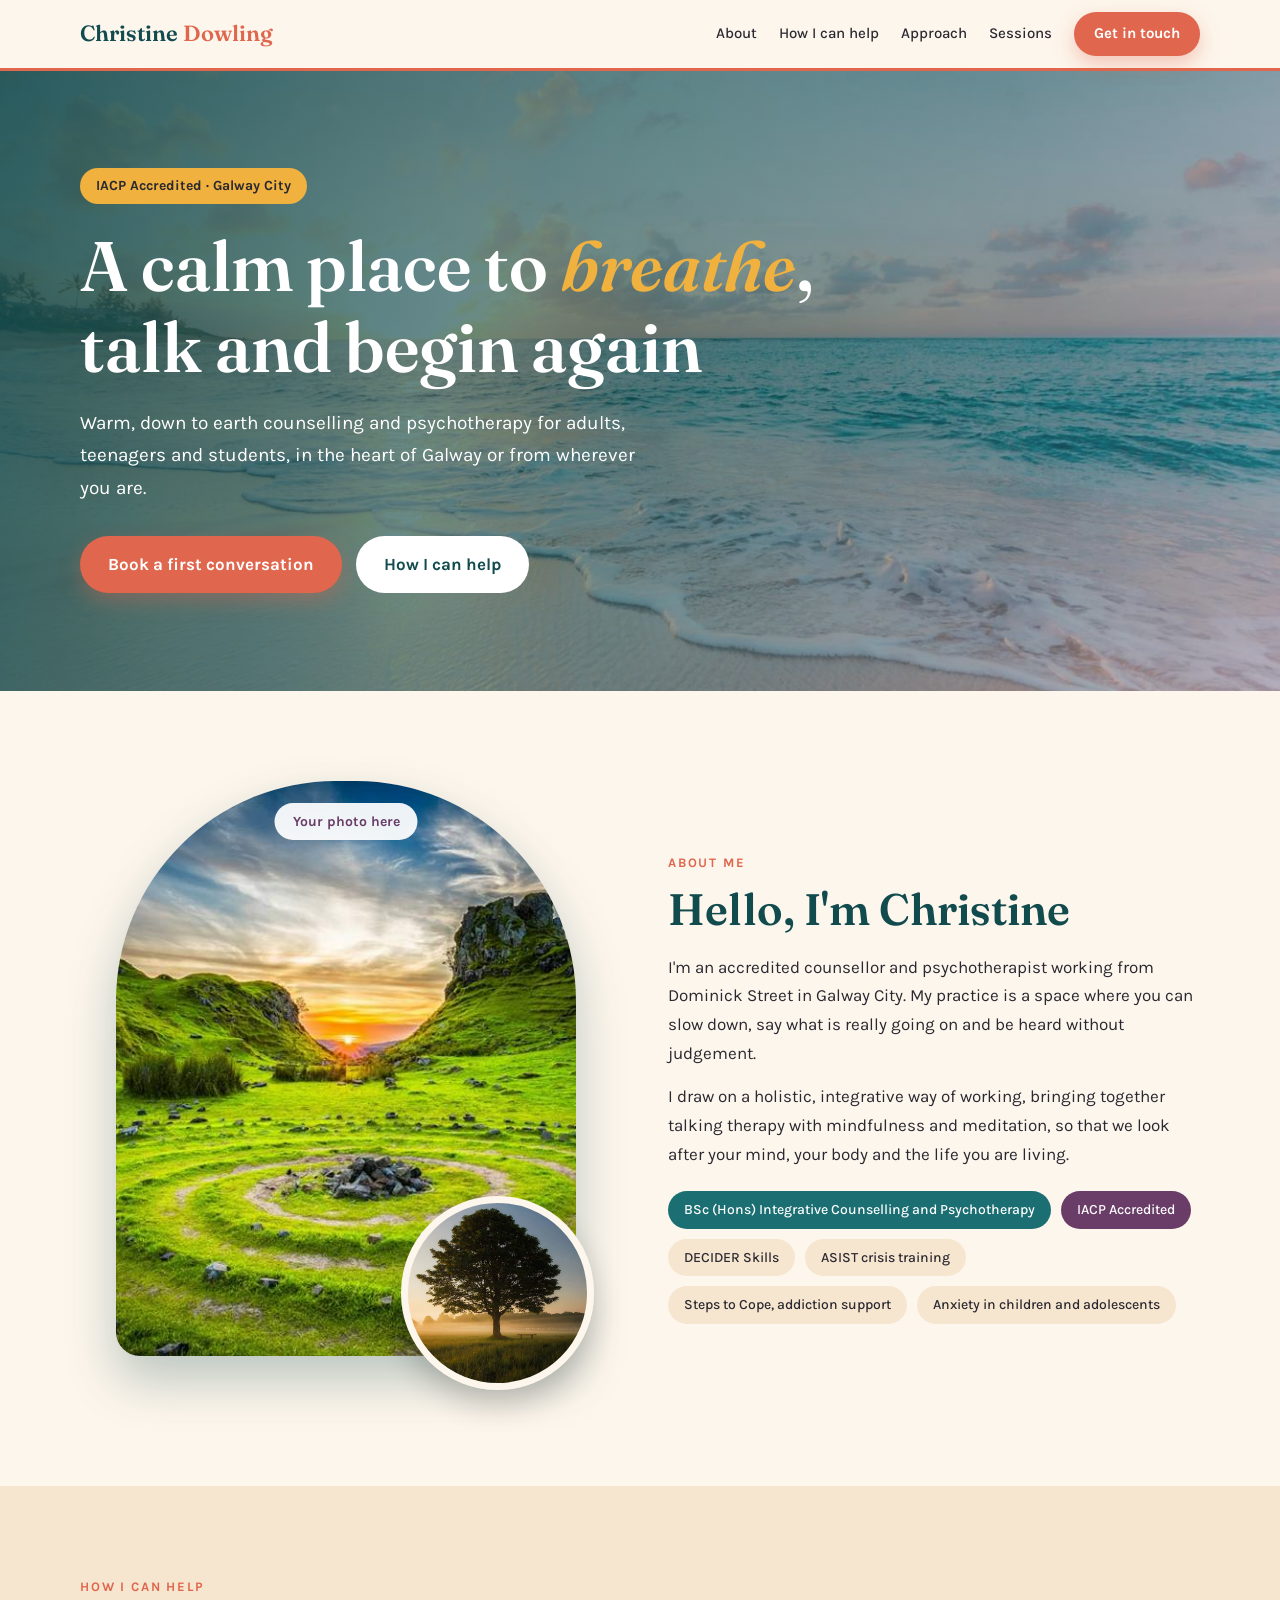
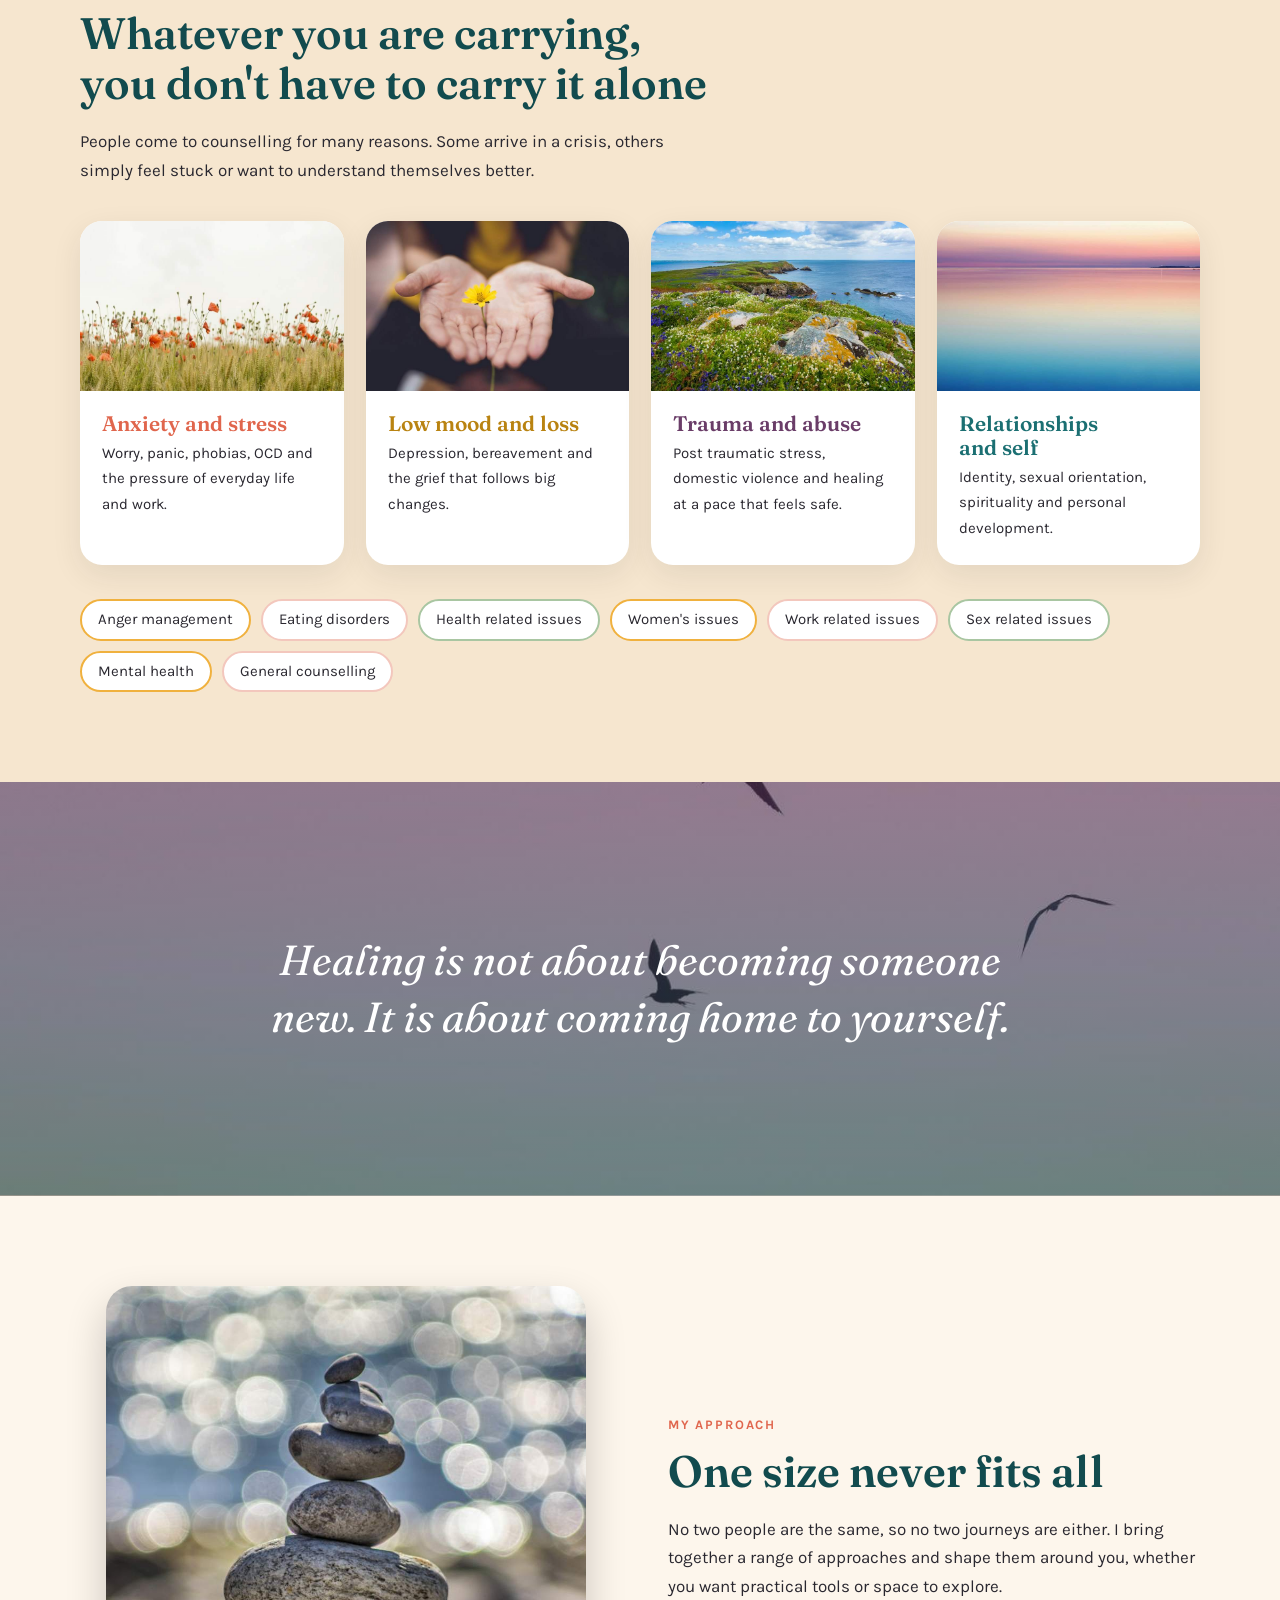
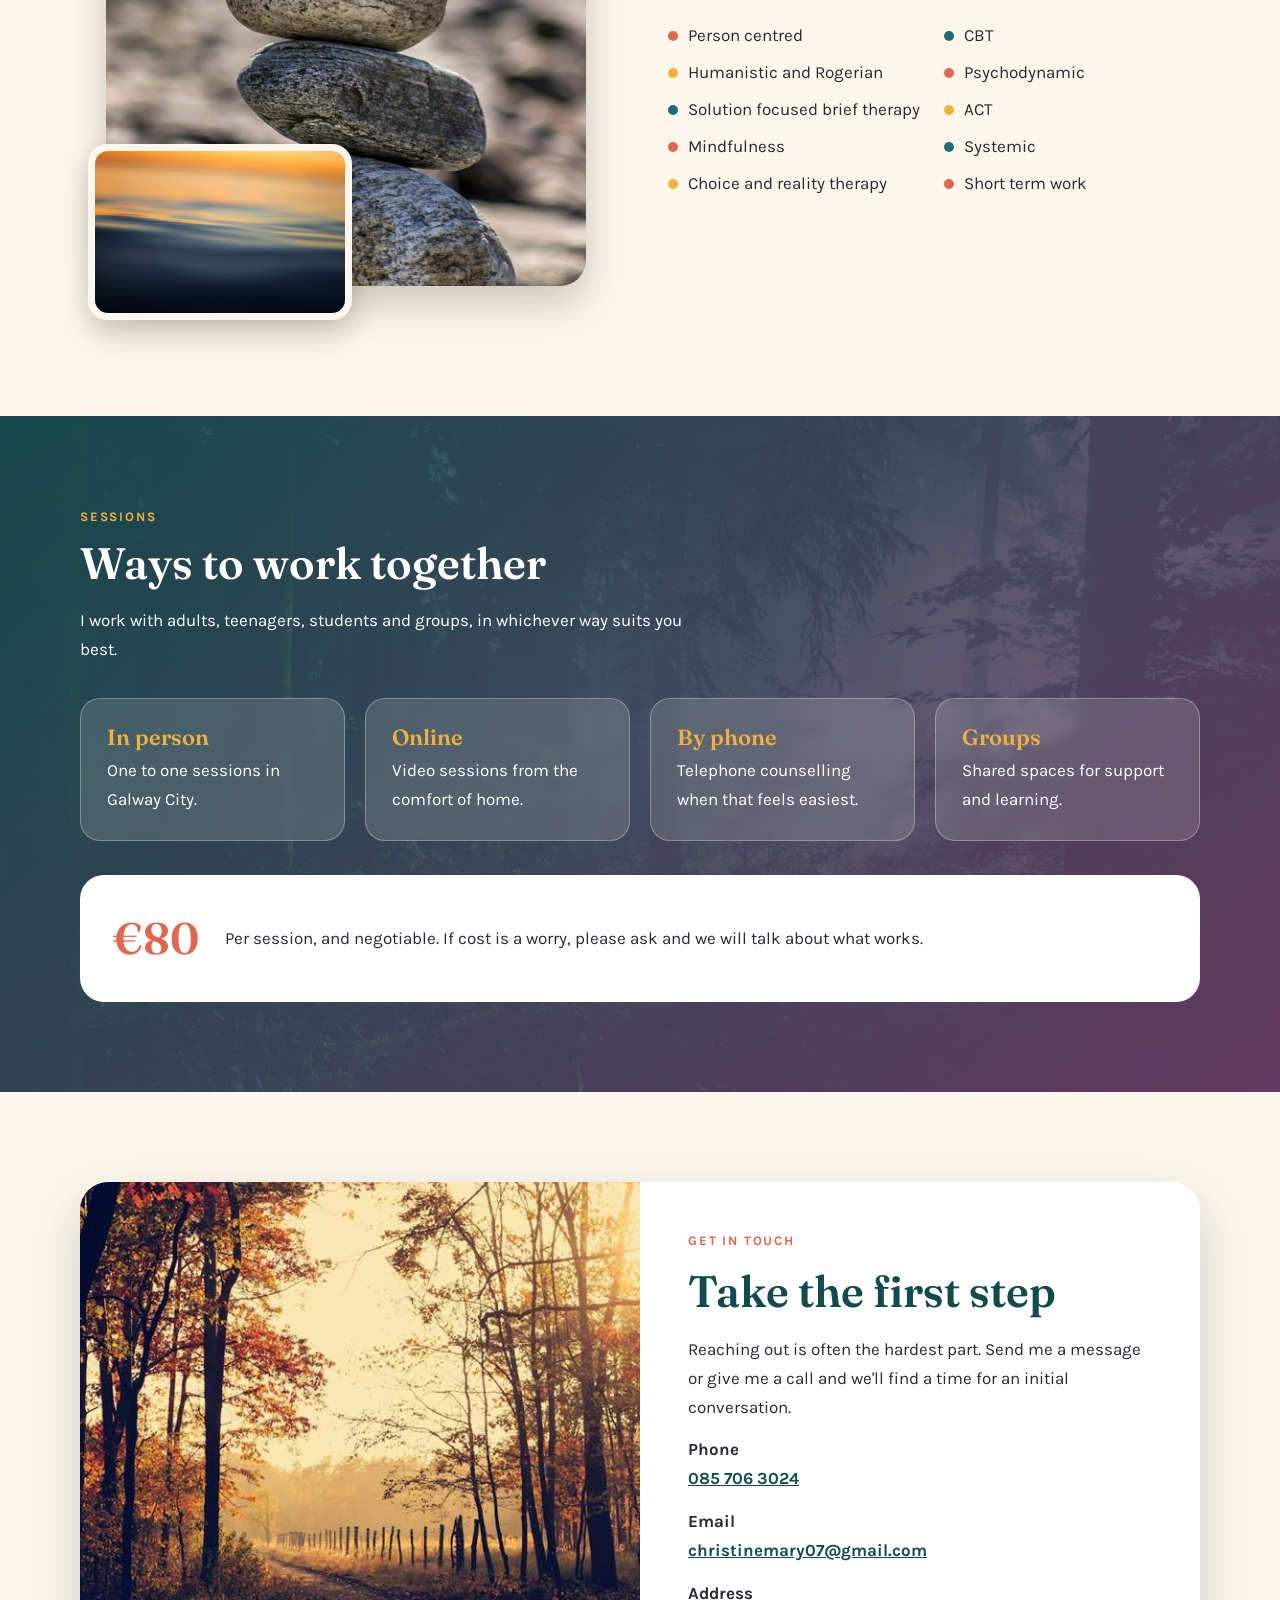
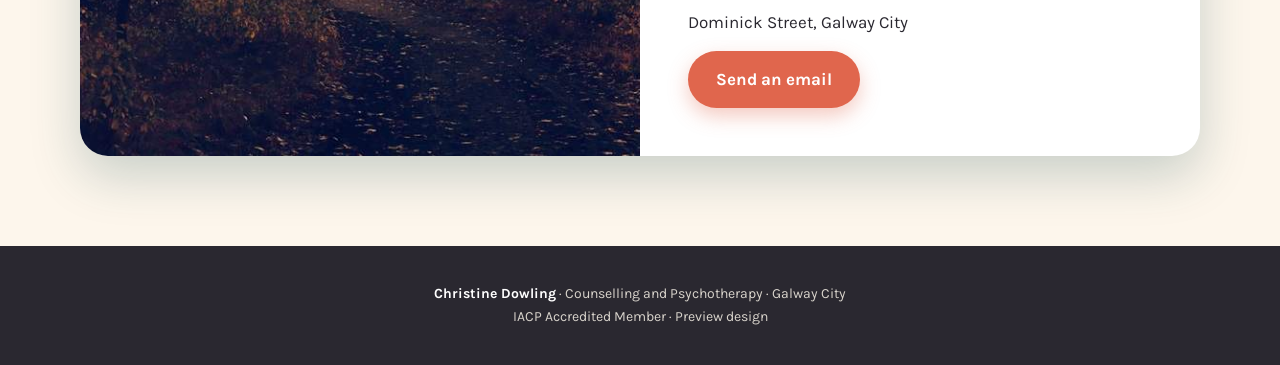
<file: index.html>
<!doctype html>
<html lang="en"><head>
<meta charset="utf-8">
<meta name="viewport" content="width=device-width, initial-scale=1">
<title>Christine Dowling Counselling</title>
<meta name="claude:viewport-fit-sides" content="cover">
<link rel="preconnect" href="https://fonts.googleapis.com">
<link rel="preconnect" href="https://fonts.gstatic.com" crossorigin>
<link href="https://fonts.googleapis.com/css2?family=Fraunces:ital,opsz,wght@0,9..144,500;0,9..144,600;1,9..144,400&family=Karla:wght@400;500;700&display=swap" rel="stylesheet">
<style>
/* Layout: full bleed photographic bands alternating with colour washes; arch portrait, tall stacked images, pill tags */
:root{
--teal:#1b6f72;--teal-d:#124b4e;--coral:#e0664d;--gold:#f0b13e;--plum:#6a3d68;--sage:#a9c6a2;--cream:#fdf6ec;--sand:#f6e6cf;--ink:#2a2830;--rose:#f3c7bd;
--i-hero:url(images/hero.jpg);
--i-band:url(images/birds_band.jpg);
--i-field:url(images/field.jpg);
--i-fog:url(images/fog.jpg);
--i-orange:url(images/orange.jpg);
--i-yellow:url(images/yellow.jpg);
--i-purple:url(images/purple.jpg);
--i-sea:url(images/sea.jpg);
--i-stones:url(images/stones.jpg);
--i-ripples:url(images/ripples.jpg);
--i-forest:url(images/forest.jpg);
--i-path:url(images/path.jpg);
--i-cliff:url(images/cliff.jpg);
color-scheme:light}
*{box-sizing:border-box;margin:0;padding:0}
html{scroll-behavior:smooth}
body{font-family:'Karla',system-ui,sans-serif;color:var(--ink);background:var(--cream);line-height:1.7;font-size:17px;padding-left:max(16px,env(safe-area-inset-left,0px));padding-right:max(16px,env(safe-area-inset-right,0px));padding-block:0}
h1,h2,h3{font-family:'Fraunces',Georgia,serif;font-weight:600;line-height:1.15;text-wrap:balance}
a{color:inherit}
.bleed{margin-left:calc(-1*max(16px,env(safe-area-inset-left,0px)));margin-right:calc(-1*max(16px,env(safe-area-inset-right,0px)));padding-left:max(16px,env(safe-area-inset-left,0px));padding-right:max(16px,env(safe-area-inset-right,0px))}
.wrap{max-width:1120px;margin:0 auto}
.im{background-size:cover;background-position:center;background-repeat:no-repeat}
header{position:sticky;top:env(safe-area-inset-top,0px);z-index:20;background:rgba(253,246,236,.95);backdrop-filter:blur(8px);border-bottom:3px solid var(--coral)}
.nav{display:flex;justify-content:space-between;align-items:center;gap:16px;padding-block:12px;max-width:1120px;margin:0 auto}
.logo{font-family:'Fraunces',serif;font-size:22px;font-weight:600;color:var(--teal-d);text-decoration:none}
.logo span{color:var(--coral)}
nav{display:flex;align-items:center;gap:22px}
nav a{text-decoration:none;font-weight:500;font-size:15px}
nav a:hover{color:var(--coral)}
.btn{display:inline-block;background:var(--coral);color:#fff;padding:14px 28px;border-radius:40px;text-decoration:none;font-weight:700;box-shadow:0 8px 20px rgba(224,102,77,.35);transition:.2s}
.btn:hover{transform:translateY(-2px);background:#cf5740}
.btn.alt{background:#fff;color:var(--teal-d);box-shadow:none}
.btn.sm{padding:9px 20px;font-size:15px;color:#fff}
.hero{min-height:620px;display:flex;align-items:center;color:#fff;background-image:linear-gradient(105deg,rgba(18,75,78,.86) 0%,rgba(18,75,78,.55) 45%,rgba(106,61,104,.25) 100%),var(--i-hero)}
.hero .wrap{padding-block:90px;width:100%}
.tag{display:inline-block;background:var(--gold);color:var(--ink);padding:6px 16px;border-radius:30px;font-weight:700;font-size:14px;margin-bottom:22px}
.hero h1{font-size:clamp(38px,6vw,70px);max-width:780px;margin-bottom:20px}
.hero h1 em{color:var(--gold);font-style:italic}
.hero p{max-width:560px;font-size:19px;margin-bottom:32px}
.cta{display:flex;flex-wrap:wrap;gap:14px}
section{padding-block:90px}
.kicker{color:var(--coral);font-weight:700;letter-spacing:.14em;text-transform:uppercase;font-size:13px;margin-bottom:10px}
h2{font-size:clamp(30px,4vw,44px);margin-bottom:18px;color:var(--teal-d)}
.grid2{display:grid;grid-template-columns:1fr 1fr;gap:56px;align-items:center}
.grid2>*{min-width:0}
.portrait{position:relative;max-width:460px;width:100%;margin:0 auto 40px}
.arch{aspect-ratio:4/5;border-radius:220px 220px 24px 24px;background-image:var(--i-field);box-shadow:0 24px 50px rgba(18,75,78,.28)}
.inset{position:absolute;right:-18px;bottom:-34px;width:42%;aspect-ratio:1;border-radius:50%;background-image:var(--i-fog);border:7px solid var(--cream);box-shadow:0 14px 30px rgba(0,0,0,.2)}
.ph{position:absolute;left:50%;top:22px;transform:translateX(-50%);background:rgba(255,255,255,.93);color:var(--plum);padding:7px 18px;border-radius:30px;font-weight:700;font-size:14px;white-space:nowrap}
.creds{display:flex;flex-wrap:wrap;gap:10px;margin-top:22px}
.chip{background:var(--sand);padding:7px 16px;border-radius:30px;font-size:14px;font-weight:500}
.chip.t{background:var(--teal);color:#fff}.chip.p{background:var(--plum);color:#fff}
.help{background:var(--sand)}
.cards{display:grid;grid-template-columns:repeat(auto-fit,minmax(230px,1fr));gap:22px;margin-top:36px}
.card{background:#fff;border-radius:22px;overflow:hidden;box-shadow:0 10px 30px rgba(42,40,48,.09);transition:.25s}
.card:hover{transform:translateY(-6px)}
.card .top{height:170px}
.card .b{padding:20px 22px 24px}
.card h3{font-size:21px;margin-bottom:6px}
.card:nth-child(1) h3{color:var(--coral)}.card:nth-child(2) h3{color:#b98311}.card:nth-child(3) h3{color:var(--plum)}.card:nth-child(4) h3{color:var(--teal)}
.card p{font-size:15px}
.tags{display:flex;flex-wrap:wrap;gap:10px;margin-top:34px}
.tags span{background:#fff;border:2px solid var(--rose);padding:6px 16px;border-radius:30px;font-size:15px}
.tags span:nth-child(3n){border-color:var(--sage)}.tags span:nth-child(3n+1){border-color:var(--gold)}
.band{padding-block:150px;color:#fff;text-align:center;background-image:linear-gradient(rgba(106,61,104,.55),rgba(18,75,78,.6)),var(--i-band)}
.band p{font-family:'Fraunces',serif;font-style:italic;font-size:clamp(26px,4vw,42px);max-width:780px;margin:0 auto;line-height:1.35;text-wrap:balance}
.stack{position:relative;max-width:480px;width:100%;margin:0 auto 40px}
.tall{aspect-ratio:4/5;border-radius:26px;background-image:var(--i-stones);box-shadow:0 18px 40px rgba(0,0,0,.2)}
.small{position:absolute;left:-18px;bottom:-34px;width:55%;aspect-ratio:3/2;border-radius:20px;background-image:var(--i-ripples);border:7px solid var(--cream);box-shadow:0 14px 30px rgba(0,0,0,.2)}
.mods{display:grid;grid-template-columns:1fr 1fr;gap:8px 20px;margin-top:20px;list-style:none}
.mods li::before{content:"";display:inline-block;width:10px;height:10px;border-radius:50%;background:var(--coral);margin-right:10px}
.mods li:nth-child(3n+2)::before{background:var(--teal)}.mods li:nth-child(3n)::before{background:var(--gold)}
.how{color:#fff;background-image:linear-gradient(135deg,rgba(18,75,78,.9),rgba(106,61,104,.86)),var(--i-forest)}
.how h2{color:#fff}
.formats{display:grid;grid-template-columns:repeat(auto-fit,minmax(200px,1fr));gap:20px;margin-top:34px}
.formats div{background:rgba(255,255,255,.14);border:1px solid rgba(255,255,255,.3);border-radius:20px;padding:26px;backdrop-filter:blur(4px)}
.formats h3{font-size:22px;color:var(--gold);margin-bottom:6px}
.fee{display:flex;gap:26px;flex-wrap:wrap;align-items:center;margin-top:34px;background:#fff;color:var(--ink);border-radius:24px;padding:26px 32px}
.fee strong{font-family:'Fraunces',serif;font-size:44px;color:var(--coral);font-weight:600}
.fee p{flex:1;min-width:200px}
.mosaic{display:grid;grid-template-columns:1.4fr 1fr 1fr;grid-template-rows:230px 230px;gap:14px}
.mosaic div{border-radius:22px}
.mosaic .m1{grid-row:span 2;background-image:var(--i-cliff)}
.mosaic .m2{background-image:var(--i-orange)}
.mosaic .m3{background-image:var(--i-fog)}
.mosaic .m4{background-image:var(--i-yellow)}
.mosaic .m5{background-image:var(--i-purple)}
.gal{padding-block:80px}
.contact{display:grid;grid-template-columns:1fr 1fr;border-radius:28px;overflow:hidden;box-shadow:0 20px 50px rgba(18,75,78,.22);background:#fff}
.contact>*{min-width:0}
.contact .img{min-height:420px;background-image:var(--i-path)}
.contact .info{padding:48px}
.contact .info p{margin-bottom:14px;overflow-wrap:anywhere}
.contact .info a:not(.btn){color:var(--teal-d);font-weight:700}
footer{color:#d9d4cc;text-align:center;padding-block:36px;font-size:14px;background:var(--ink)}
footer b{color:#fff}
@media(max-width:820px){.grid2,.contact{grid-template-columns:1fr}nav a:not(.btn){display:none}.mods{grid-template-columns:1fr}.mosaic{grid-template-columns:1fr 1fr;grid-template-rows:200px 160px 160px}.mosaic .m1{grid-column:span 2;grid-row:auto}section{padding-block:64px}.contact .img{min-height:260px}.contact .info{padding:30px 22px}.inset,.small{right:-6px;left:auto}.small{left:-6px;right:auto}}
@media(prefers-reduced-motion:reduce){*{transition:none!important;scroll-behavior:auto!important}}
</style>

</head><body>
<header class="bleed"><div class="nav"><a class="logo" href="#top">Christine <span>Dowling</span></a><nav><a href="#about">About</a><a href="#help">How I can help</a><a href="#approach">Approach</a><a href="#sessions">Sessions</a><a class="btn sm" href="#contact">Get in touch</a></nav></div></header>

<div id="top" class="hero im bleed"><div class="wrap">
<span class="tag">IACP Accredited · Galway City</span>
<h1>A calm place to <em>breathe</em>, talk and begin again</h1>
<p>Warm, down to earth counselling and psychotherapy for adults, teenagers and students, in the heart of Galway or from wherever you are.</p>
<div class="cta"><a class="btn" href="#contact">Book a first conversation</a><a class="btn alt" href="#help">How I can help</a></div>
</div></div>

<section id="about"><div class="wrap grid2">
<div class="portrait"><div class="arch im" role="img" aria-label="Green field at sunset"></div><span class="ph">Your photo here</span><div class="inset im" role="img" aria-label="Lone tree in fog"></div></div>
<div>
<p class="kicker">About me</p>
<h2>Hello, I'm Christine</h2>
<p>I'm an accredited counsellor and psychotherapist working from Dominick Street in Galway City. My practice is a space where you can slow down, say what is really going on and be heard without judgement.</p>
<p style="margin-top:14px">I draw on a holistic, integrative way of working, bringing together talking therapy with mindfulness and meditation, so that we look after your mind, your body and the life you are living.</p>
<div class="creds"><span class="chip t">BSc (Hons) Integrative Counselling and Psychotherapy</span><span class="chip p">IACP Accredited</span><span class="chip">DECIDER Skills</span><span class="chip">ASIST crisis training</span><span class="chip">Steps to Cope, addiction support</span><span class="chip">Anxiety in children and adolescents</span></div>
</div></div></section>

<section class="help bleed" id="help"><div class="wrap">
<p class="kicker">How I can help</p>
<h2>Whatever you are carrying, you don't have to carry it alone</h2>
<p style="max-width:640px">People come to counselling for many reasons. Some arrive in a crisis, others simply feel stuck or want to understand themselves better.</p>
<div class="cards">
<div class="card"><div class="top im" style="background-image:var(--i-orange)" role="img" aria-label="Orange flowers"></div><div class="b"><h3>Anxiety and stress</h3><p>Worry, panic, phobias, OCD and the pressure of everyday life and work.</p></div></div>
<div class="card"><div class="top im" style="background-image:var(--i-yellow)" role="img" aria-label="Hands holding yellow flowers"></div><div class="b"><h3>Low mood and loss</h3><p>Depression, bereavement and the grief that follows big changes.</p></div></div>
<div class="card"><div class="top im" style="background-image:var(--i-purple)" role="img" aria-label="Wildflowers beside the sea"></div><div class="b"><h3>Trauma and abuse</h3><p>Post traumatic stress, domestic violence and healing at a pace that feels safe.</p></div></div>
<div class="card"><div class="top im" style="background-image:var(--i-sea)" role="img" aria-label="Blue and pink sea"></div><div class="b"><h3>Relationships and self</h3><p>Identity, sexual orientation, spirituality and personal development.</p></div></div>
</div>
<div class="tags"><span>Anger management</span><span>Eating disorders</span><span>Health related issues</span><span>Women's issues</span><span>Work related issues</span><span>Sex related issues</span><span>Mental health</span><span>General counselling</span></div>
</div></section>

<div class="band im bleed"><div class="wrap"><p>Healing is not about becoming someone new. It is about coming home to yourself.</p></div></div>

<section id="approach"><div class="wrap grid2">
<div class="stack"><div class="tall im" role="img" aria-label="Balanced stones"></div><div class="small im" role="img" aria-label="Ripples on dark water"></div></div>
<div>
<p class="kicker">My approach</p>
<h2>One size never fits all</h2>
<p>No two people are the same, so no two journeys are either. I bring together a range of approaches and shape them around you, whether you want practical tools or space to explore.</p>
<ul class="mods"><li>Person centred</li><li>CBT</li><li>Humanistic and Rogerian</li><li>Psychodynamic</li><li>Solution focused brief therapy</li><li>ACT</li><li>Mindfulness</li><li>Systemic</li><li>Choice and reality therapy</li><li>Short term work</li></ul>
</div></div></section>

<section class="how im bleed" id="sessions"><div class="wrap">
<p class="kicker" style="color:var(--gold)">Sessions</p>
<h2>Ways to work together</h2>
<p style="max-width:620px">I work with adults, teenagers, students and groups, in whichever way suits you best.</p>
<div class="formats">
<div><h3>In person</h3><p>One to one sessions in Galway City.</p></div>
<div><h3>Online</h3><p>Video sessions from the comfort of home.</p></div>
<div><h3>By phone</h3><p>Telephone counselling when that feels easiest.</p></div>
<div><h3>Groups</h3><p>Shared spaces for support and learning.</p></div>
</div>
<div class="fee"><strong>€80</strong><p>Per session, and negotiable. If cost is a worry, please ask and we will talk about what works.</p></div>
</div></section>

<section id="contact"><div class="wrap">
<div class="contact"><div class="img im" role="img" aria-label="Path between trees at golden hour"></div><div class="info">
<p class="kicker">Get in touch</p>
<h2>Take the first step</h2>
<p>Reaching out is often the hardest part. Send me a message or give me a call and we'll find a time for an initial conversation.</p>
<p><b>Phone</b><br><a href="tel:+353857063024">085 706 3024</a></p>
<p><b>Email</b><br><a href="mailto:christinemary07@gmail.com">christinemary07@gmail.com</a></p>
<p><b>Address</b><br>Dominick Street, Galway City</p>
<a class="btn" href="mailto:christinemary07@gmail.com">Send an email</a>
</div></div></div></section>

<footer class="bleed"><b>Christine Dowling</b> · Counselling and Psychotherapy · Galway City<br>IACP Accredited Member · Preview design</footer>

</body></html>
</file>
